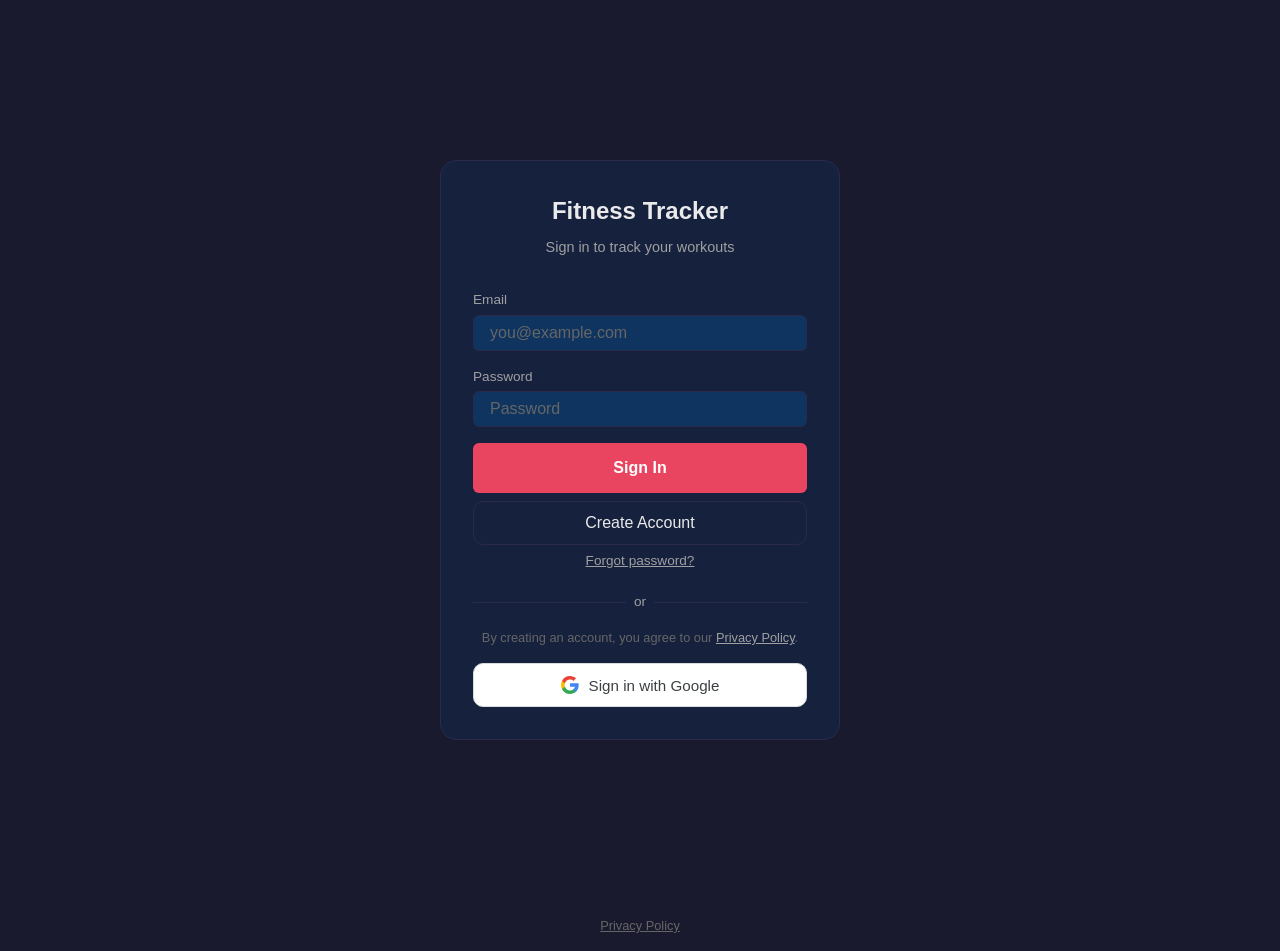
<file: index.html>
<!DOCTYPE html>
<html lang="en">
<head>
  <meta charset="UTF-8">
  <meta name="viewport" content="width=device-width, initial-scale=1.0, maximum-scale=1.0, user-scalable=no">
  <meta name="apple-mobile-web-app-capable" content="yes">
  <meta name="apple-mobile-web-app-status-bar-style" content="black-translucent">
  <meta name="apple-mobile-web-app-title" content="Fitness">
  <meta name="theme-color" content="#1a1a2e">
  <meta name="description" content="Track your workouts - strength, cardio, and classes">

  <title>Fitness Tracker</title>

  <link rel="manifest" href="manifest.json">
  <link rel="apple-touch-icon" href="icons/icon-192.png">
  <link rel="stylesheet" href="css/styles.css">
</head>
<body>
  <!-- Login Screen -->
  <div id="login-screen">
    <div class="login-card">
      <h1>Fitness Tracker</h1>
      <p class="login-subtitle">Sign in to track your workouts</p>

      <div id="login-error" class="login-error" style="display: none;"></div>

      <form id="login-form">
        <div class="form-group">
          <label for="auth-email">Email</label>
          <input type="email" id="auth-email" placeholder="you@example.com" required>
        </div>
        <div class="form-group">
          <label for="auth-password">Password</label>
          <input type="password" id="auth-password" placeholder="Password" required>
        </div>
        <button type="submit" id="signin-btn" class="btn-primary">Sign In</button>
        <button type="button" id="signup-btn" class="btn-secondary">Create Account</button>
        <button type="button" id="forgot-password-link" class="btn-text">Forgot password?</button>
      </form>

      <!-- Forgot password: enter email -->
      <div id="forgot-password-section" style="display:none;">
        <p style="color:var(--text-secondary);font-size:0.9rem;margin-bottom:16px;">Enter your email and we'll send you a reset link.</p>
        <div class="form-group">
          <label for="reset-email">Email</label>
          <input type="email" id="reset-email" placeholder="you@example.com">
        </div>
        <div id="reset-message" style="display:none;font-size:0.9rem;margin-bottom:12px;"></div>
        <button type="button" id="send-reset-btn" class="btn-primary">Send Reset Link</button>
        <button type="button" id="back-to-login-btn" class="btn-text">Back to Sign In</button>
      </div>

      <!-- Set new password: shown after clicking reset link in email -->
      <div id="set-password-section" style="display:none;">
        <p style="color:var(--text-secondary);font-size:0.9rem;margin-bottom:16px;">Enter your new password.</p>
        <div class="form-group">
          <label for="new-password">New Password</label>
          <input type="password" id="new-password" placeholder="At least 6 characters">
        </div>
        <div id="set-password-message" style="display:none;font-size:0.9rem;margin-bottom:12px;"></div>
        <button type="button" id="save-password-btn" class="btn-primary">Save Password</button>
      </div>

      <div class="login-divider"><span>or</span></div>

      <p class="login-privacy">By creating an account, you agree to our <a href="/privacy.html" target="_blank">Privacy Policy</a>.</p>

      <button type="button" id="google-btn" class="btn-google">
        <svg width="18" height="18" viewBox="0 0 18 18" xmlns="http://www.w3.org/2000/svg">
          <path d="M17.64 9.2c0-.637-.057-1.251-.164-1.84H9v3.481h4.844c-.209 1.125-.843 2.078-1.796 2.717v2.258h2.908c1.702-1.567 2.684-3.875 2.684-6.615z" fill="#4285F4"/>
          <path d="M9 18c2.43 0 4.467-.806 5.956-2.184l-2.908-2.258c-.806.54-1.837.86-3.048.86-2.344 0-4.328-1.584-5.036-3.711H.957v2.332A8.997 8.997 0 0 0 9 18z" fill="#34A853"/>
          <path d="M3.964 10.707A5.41 5.41 0 0 1 3.682 9c0-.593.102-1.17.282-1.707V4.961H.957A8.996 8.996 0 0 0 0 9c0 1.452.348 2.827.957 4.039l3.007-2.332z" fill="#FBBC05"/>
          <path d="M9 3.58c1.321 0 2.508.454 3.44 1.345l2.582-2.58C13.463.891 11.426 0 9 0A8.997 8.997 0 0 0 .957 4.961L3.964 7.293C4.672 5.163 6.656 3.58 9 3.58z" fill="#EA4335"/>
        </svg>
        Sign in with Google
      </button>
    </div>
  </div>

  <div id="app" style="display: none;">
    <!-- Header -->
    <header class="header">
      <h1>Fitness Tracker</h1>
      <div class="header-right">
        <input type="date" id="workout-date" class="date-picker">
        <button id="signout-btn" class="btn-signout" title="Sign Out">Sign Out</button>
      </div>
    </header>

    <!-- Streak Banner -->
    <div id="streak-banner" class="streak-banner" style="display:none;">
      🔥 <strong id="streak-count"></strong>-day streak — keep it up!
    </div>

    <!-- Top Navigation (logging tabs) -->
    <nav class="top-tabs">
      <button class="tab" data-tab="strength">Strength</button>
      <button class="tab" data-tab="cardio">Cardio</button>
      <button class="tab" data-tab="classes">Classes</button>
    </nav>

    <!-- Main Content -->
    <main class="content">
      <!-- Strength Training Section -->
      <section id="strength-section" class="section">
        <!-- Add Exercise Form -->
        <form id="add-exercise-form" class="add-form">
          <div class="form-group">
            <label for="exercise-name">Exercise</label>
            <input type="text" id="exercise-name" placeholder="Search exercises..." autocomplete="off" required>
            <ul id="exercise-suggestions" class="suggestions"></ul>
          </div>

          <div id="muscle-groups" class="muscle-groups"></div>

          <div id="muscle-selector" class="muscle-selector" style="display: none;">
            <label>Select muscle groups:</label>
            <div class="muscle-checkboxes">
              <label><input type="checkbox" value="chest"> Chest</label>
              <label><input type="checkbox" value="back"> Back</label>
              <label><input type="checkbox" value="shoulders"> Shoulders</label>
              <label><input type="checkbox" value="biceps"> Biceps</label>
              <label><input type="checkbox" value="triceps"> Triceps</label>
              <label><input type="checkbox" value="core"> Core</label>
              <label><input type="checkbox" value="abs"> Abs</label>
              <label><input type="checkbox" value="quads"> Quads</label>
              <label><input type="checkbox" value="hamstrings"> Hamstrings</label>
              <label><input type="checkbox" value="glutes"> Glutes</label>
              <label><input type="checkbox" value="calves"> Calves</label>
            </div>
          </div>

          <div id="sets-container"></div>
          <button type="button" id="add-set-btn" class="btn-add-set">+ Add Set</button>

          <div class="form-group">
            <label for="exercise-notes">Notes (optional)</label>
            <textarea id="exercise-notes" placeholder="Add notes about this exercise..." rows="2"></textarea>
          </div>

          <button type="submit" class="btn-primary">Add Exercise</button>
        </form>

        <!-- Today's Workout Log (All Activities) -->
        <div class="workout-log">
          <h2>Today's Workout</h2>
          <ul id="all-activities-list" class="exercise-list"></ul>
          <p id="all-empty-state" class="empty-state">No activities logged yet. Add your first exercise above!</p>
        </div>
      </section>

      <!-- Cardio Section -->
      <section id="cardio-section" class="section">
        <form id="add-cardio-form" class="add-form">
          <div class="form-group">
            <label for="cardio-type">Activity</label>
            <select id="cardio-type" required>
              <option value="">Select activity...</option>
              <option value="walking">Walking</option>
              <option value="biking">Biking</option>
              <option value="swimming">Swimming</option>
              <option value="running">Running</option>
              <option value="elliptical">Elliptical</option>
              <option value="stairmaster">Stairmaster</option>
              <option value="rowing">Rowing</option>
              <option value="other">Other</option>
            </select>
          </div>

          <div class="form-group" id="cardio-other-group" style="display:none;">
            <label for="cardio-other-name">Activity Name</label>
            <input type="text" id="cardio-other-name" placeholder="e.g. Jump Rope, Hiking..." autocomplete="off">
            <ul id="cardio-other-suggestions" class="suggestions"></ul>
          </div>

          <div class="form-group" id="bike-type-group" style="display: none;">
            <label for="bike-type">Bike Type</label>
            <select id="bike-type">
              <option value="road">Road Bike</option>
              <option value="mt">Mountain Bike</option>
              <option value="gravel">Gravel Bike</option>
            </select>
          </div>

          <div class="form-group" id="walk-run-companion-group" style="display: none;">
            <label for="walk-run-companion">With</label>
            <select id="walk-run-companion">
              <option value="alone">Alone</option>
              <option value="group">Group</option>
              <option value="with">With... (enter name)</option>
            </select>
            <input type="text" id="walk-run-companion-name" placeholder="Enter name..." style="display:none; margin-top:8px;">
          </div>

          <div class="form-row" id="bike-extra-group" style="display: none;">
            <div class="form-group">
              <label for="bike-difficulty">Effort</label>
              <select id="bike-difficulty">
                <option value="easy">Easy</option>
                <option value="medium" selected>Medium</option>
                <option value="hard">Hard</option>
              </select>
            </div>
            <div class="form-group">
              <label for="bike-companion">With</label>
              <select id="bike-companion">
                <option value="alone">Alone</option>
                <option value="group">Group</option>
                <option value="with">With... (enter name)</option>
              </select>
              <input type="text" id="bike-companion-name" placeholder="Enter name..." style="display:none; margin-top:8px;">
            </div>
          </div>

          <div class="form-row">
            <div class="form-group">
              <label for="cardio-duration">Duration (min)</label>
              <input type="number" id="cardio-duration" placeholder="30" min="1" value="30">
            </div>
            <div class="form-group">
              <label for="cardio-distance">Distance (mi)</label>
              <input type="number" id="cardio-distance" placeholder="0" min="0" step="any" value="0">
            </div>
          </div>

          <div class="form-group">
            <label for="cardio-notes">Notes (optional)</label>
            <textarea id="cardio-notes" placeholder="Add notes..." rows="2"></textarea>
          </div>

          <button type="submit" class="btn-primary">Add Cardio</button>
        </form>

        <div class="workout-log">
          <h2>Today's Cardio</h2>
          <ul id="cardio-list" class="exercise-list"></ul>
          <p id="cardio-empty-state" class="empty-state">No cardio logged yet.</p>
        </div>
      </section>

      <!-- Classes Section -->
      <section id="classes-section" class="section">
        <form id="add-class-form" class="add-form">
          <div class="form-group">
            <label for="class-name">Class Name</label>
            <input type="text" id="class-name" placeholder="Search or enter class name..." autocomplete="off" required>
            <ul id="class-suggestions" class="suggestions"></ul>
          </div>

          <div class="form-group">
            <label for="class-duration">Duration (min)</label>
            <input type="number" id="class-duration" placeholder="60" min="1" value="60">
          </div>

          <div class="form-group">
            <label for="class-notes">Notes (optional)</label>
            <textarea id="class-notes" placeholder="Add notes about this class..." rows="2"></textarea>
          </div>

          <button type="submit" class="btn-primary">Add Class</button>
        </form>

        <div class="workout-log">
          <h2>Today's Classes</h2>
          <ul id="class-list" class="exercise-list"></ul>
          <p id="class-empty-state" class="empty-state">No classes logged yet.</p>
        </div>
      </section>

      <!-- History Section -->
      <section id="history-section" class="section">
        <div id="history-list" class="history-list"></div>
        <p id="history-empty-state" class="empty-state" style="display:none;">No workout history yet.</p>
      </section>

      <!-- Goals Section -->
      <section id="goals-section" class="section active">

        <!-- Today's Goals (always expanded) -->
        <div class="goals-accordion-section">
          <div class="goals-accordion-header goals-accordion-static">
            <h2 class="goals-section-heading">Today's Goals</h2>
          </div>
          <div class="goals-accordion-body" id="today-goals-body">
            <div id="daily-goals-list"></div>
            <p id="daily-goals-empty-state" class="empty-state">No goals set for today.</p>
            <!-- Shared add form — JS moves this into Plan Tomorrow body in planning mode -->
            <div id="daily-add-form-wrapper">
              <button type="button" id="daily-goal-trigger" class="btn-add-inline">+ Add exercise</button>
              <div id="daily-goal-fields" style="display:none;">
                <div class="form-row" style="grid-template-columns: 2fr 1fr;">
                  <div class="form-group" style="margin-bottom:0;">
                    <label for="daily-goal-exercise">Exercise</label>
                    <input type="text" id="daily-goal-exercise" placeholder="e.g. Squats..." autocomplete="off">
                    <ul id="daily-goal-suggestions" class="suggestions"></ul>
                  </div>
                  <div class="form-group" style="margin-bottom:0;">
                    <label for="daily-goal-cutoff">By</label>
                    <input type="time" id="daily-goal-cutoff" value="21:00">
                  </div>
                </div>
                <div id="daily-target-sets-group" style="display:none; margin-top:var(--spacing-sm);">
                  <div class="sets-reps-row">
                    <input type="number" id="daily-target-sets" class="daily-target-input" placeholder="sets" min="1">
                    <span class="input-unit-label">sets of</span>
                    <input type="number" id="daily-target-reps" class="daily-target-input" placeholder="reps" min="1">
                    <span class="input-unit-label">reps</span>
                  </div>
                </div>
                <div id="daily-target-mins-group" style="display:none; margin-top:var(--spacing-sm);">
                  <div class="input-with-unit">
                    <input type="number" id="daily-target-mins" class="daily-target-input" placeholder="Target minutes (optional)" min="1">
                    <span class="input-unit-label">min</span>
                  </div>
                </div>
                <button type="button" id="add-daily-goal-btn" class="btn-primary" style="margin-top:var(--spacing-md); width:100%;">Add to Today</button>
              </div>
            </div>
          </div>
        </div>

        <!-- Plan Tomorrow (collapsible, auto-expands after 6 PM) -->
        <div class="goals-accordion-section">
          <button class="goals-accordion-header" id="plan-tomorrow-toggle" aria-expanded="false">
            <h2 class="goals-section-heading">Plan Tomorrow</h2>
            <div class="accordion-right">
              <span class="accordion-summary" id="plan-tomorrow-summary"></span>
              <span class="accordion-chevron" id="plan-tomorrow-chevron">›</span>
            </div>
          </button>
          <div class="goals-accordion-body" id="plan-tomorrow-body" style="display:none;">
            <div id="daily-plan-list"></div>
            <p id="daily-plan-empty-state" class="empty-state" style="display:none;">Plan tomorrow's workout tonight to wake up ready 💪</p>
            <!-- Static trigger shown during day mode; hidden when form wrapper is present (planning mode) -->
            <button type="button" id="plan-tomorrow-add-trigger" class="btn-add-inline" style="display:none;">+ Add for tomorrow</button>
            <!-- daily-add-form-wrapper is appended here by JS when in planning mode -->
          </div>
        </div>

        <!-- Weekly Goals (collapsible) -->
        <div class="goals-accordion-section" style="margin-top:var(--spacing-md);">
          <button class="goals-accordion-header" id="weekly-goals-toggle" aria-expanded="false">
            <h2 class="goals-section-heading">Weekly Goals</h2>
            <div class="accordion-right">
              <span class="accordion-summary" id="weekly-goals-summary"></span>
              <span class="accordion-chevron" id="weekly-goals-chevron">›</span>
            </div>
          </button>
          <div class="goals-accordion-body" id="weekly-goals-body" style="display:none;">
            <div id="goals-list"></div>
            <p id="goals-empty-state" class="empty-state">No goals set for this week.</p>
            <button type="button" id="weekly-goal-trigger" class="btn-add-inline">+ Add weekly goal</button>
            <div id="weekly-goal-fields" style="display:none;">
              <div class="form-group">
                <label for="goal-exercise">Exercise Name</label>
                <input type="text" id="goal-exercise" placeholder="e.g. Squats, Running..." autocomplete="off">
                <ul id="goal-exercise-suggestions" class="suggestions"></ul>
              </div>
              <div class="form-group">
                <label for="goal-days">Days per week</label>
                <select id="goal-days">
                  <option value="1">1 day</option>
                  <option value="2">2 days</option>
                  <option value="3" selected>3 days</option>
                  <option value="4">4 days</option>
                  <option value="5">5 days</option>
                  <option value="6">6 days</option>
                  <option value="7">7 days</option>
                </select>
              </div>
              <button type="button" id="add-goal-btn" class="btn-primary" style="width:100%;">Add Goal</button>
            </div>
          </div>
        </div>

      </section>

      <!-- Reports Section -->
      <section id="reports-section" class="section">
        <!-- Period toggle -->
        <div class="period-toggle">
          <button class="period-btn active" data-period="week">This Week</button>
          <button class="period-btn" data-period="month">This Month</button>
        </div>

        <!-- On-demand stats -->
        <div class="stat-card" id="stat-workout-days">
          <button class="stat-btn">Workout Days</button>
          <div class="stat-result" style="display:none"></div>
        </div>
        <div class="stat-card" id="stat-strength">
          <button class="stat-btn">Strength Training</button>
          <div class="stat-result" style="display:none"></div>
        </div>
        <div class="stat-card" id="stat-cardio">
          <button class="stat-btn">Cardio Minutes</button>
          <div class="stat-result" style="display:none"></div>
        </div>
        <div class="stat-card" id="stat-bike">
          <button class="stat-btn">Bike Miles</button>
          <div class="stat-result" style="display:none"></div>
        </div>
        <div class="stat-card" id="stat-classes">
          <button class="stat-btn">Classes</button>
          <div class="stat-result" style="display:none"></div>
        </div>

        <!-- Strength Progress Chart -->
        <div class="report-card">
          <h2>Strength Progress</h2>
          <div class="form-group">
            <label for="progress-exercise">Select Exercise</label>
            <select id="progress-exercise">
              <option value="">Choose an exercise...</option>
            </select>
          </div>
          <div id="progress-chart" class="progress-chart">
            <p class="empty-state">Select an exercise to see your progress</p>
          </div>
        </div>

        <!-- Data Export -->
        <div class="report-card">
          <h2>Export Data</h2>
          <p style="color: var(--text-secondary); font-size: 0.85rem; margin-bottom: 12px;">Download all your workout data as a CSV file, compatible with Excel and Google Sheets.</p>
          <button id="export-btn" class="btn-secondary" style="width: 100%;">Download CSV</button>
        </div>

        <!-- Database Check -->
        <div class="report-card">
          <h2>Database Check</h2>
          <p style="color: var(--text-secondary); font-size: 0.85rem; margin-bottom: 12px;">Verify what's actually saved in Supabase.</p>
          <button id="check-db-btn" class="btn-secondary" style="width: 100%;">Check Database</button>
          <div id="db-check-result" style="display: none; margin-top: 12px;"></div>
        </div>
      </section>
    </main>

    <!-- Bottom Navigation (Goals, History, Reports) -->
    <nav class="bottom-nav">
      <button class="tab bottom-nav-item active" data-tab="goals">
        <svg width="20" height="20" viewBox="0 0 24 24" fill="none" stroke="currentColor" stroke-width="2" stroke-linecap="round" stroke-linejoin="round" aria-hidden="true">
          <path d="M9 11l3 3L22 4"/>
          <path d="M21 12v7a2 2 0 01-2 2H5a2 2 0 01-2-2V5a2 2 0 012-2h11"/>
        </svg>
        <span>Goals</span>
      </button>
      <button class="tab bottom-nav-item" data-tab="history">
        <svg width="20" height="20" viewBox="0 0 24 24" fill="none" stroke="currentColor" stroke-width="2" stroke-linecap="round" stroke-linejoin="round" aria-hidden="true">
          <circle cx="12" cy="12" r="10"/>
          <polyline points="12 6 12 12 16 14"/>
        </svg>
        <span>History</span>
      </button>
      <button class="tab bottom-nav-item" data-tab="reports">
        <svg width="20" height="20" viewBox="0 0 24 24" fill="none" stroke="currentColor" stroke-width="2" stroke-linecap="round" stroke-linejoin="round" aria-hidden="true">
          <path d="M14 2H6a2 2 0 00-2 2v16a2 2 0 002 2h12a2 2 0 002-2V8z"/>
          <polyline points="14 2 14 8 20 8"/>
          <line x1="16" y1="13" x2="8" y2="13"/>
          <line x1="16" y1="17" x2="8" y2="17"/>
        </svg>
        <span>Reports</span>
      </button>
    </nav>
  </div>

  <!-- Edit Modal -->
  <div id="edit-modal" class="modal-overlay" style="display:none;" role="dialog" aria-modal="true">
    <div class="modal-card">
      <h2 id="edit-modal-title">Edit Entry</h2>
      <form id="edit-form">
        <input type="hidden" id="edit-id">
        <input type="hidden" id="edit-type">

        <!-- Strength fields -->
        <div id="edit-strength-fields" style="display:none;">
          <div id="edit-muscle-groups" class="muscle-groups"></div>
          <div id="edit-muscle-selector" class="muscle-selector" style="display:none;">
            <label>Select muscle groups:</label>
            <div class="muscle-checkboxes">
              <label><input type="checkbox" value="chest"> Chest</label>
              <label><input type="checkbox" value="back"> Back</label>
              <label><input type="checkbox" value="shoulders"> Shoulders</label>
              <label><input type="checkbox" value="biceps"> Biceps</label>
              <label><input type="checkbox" value="triceps"> Triceps</label>
              <label><input type="checkbox" value="core"> Core</label>
              <label><input type="checkbox" value="abs"> Abs</label>
              <label><input type="checkbox" value="quads"> Quads</label>
              <label><input type="checkbox" value="hamstrings"> Hamstrings</label>
              <label><input type="checkbox" value="glutes"> Glutes</label>
              <label><input type="checkbox" value="calves"> Calves</label>
            </div>
          </div>
          <div id="edit-sets-container"></div>
          <button type="button" id="edit-add-set-btn" class="btn-add-set">+ Add Set</button>
        </div>

        <!-- Bike-specific fields -->
        <div id="edit-bike-fields" style="display:none;">
          <div class="form-row">
            <div class="form-group">
              <label for="edit-bike-type">Bike Type</label>
              <select id="edit-bike-type">
                <option value="road">Road Bike</option>
                <option value="mt">Mountain Bike</option>
                <option value="gravel">Gravel Bike</option>
              </select>
            </div>
            <div class="form-group">
              <label for="edit-difficulty">Effort</label>
              <select id="edit-difficulty">
                <option value="easy">Easy</option>
                <option value="medium">Medium</option>
                <option value="hard">Hard</option>
              </select>
            </div>
          </div>
        </div>

        <!-- Companion (biking + walking + running) -->
        <div id="edit-companion-group" style="display:none;">
          <div class="form-group">
            <label for="edit-companion">With</label>
            <select id="edit-companion">
              <option value="Alone">Alone</option>
              <option value="Group">Group</option>
              <option value="with">With... (enter name)</option>
            </select>
            <input type="text" id="edit-companion-name" placeholder="Enter name..." style="display:none; margin-top:8px;">
          </div>
        </div>

        <!-- Duration (cardio + class) -->
        <div id="edit-duration-group" style="display:none;">
          <div class="form-group">
            <label for="edit-duration">Duration (min)</label>
            <input type="number" id="edit-duration" min="1">
          </div>
        </div>

        <!-- Distance (cardio only) -->
        <div id="edit-distance-group" style="display:none;">
          <div class="form-group">
            <label for="edit-distance">Distance (mi)</label>
            <input type="number" id="edit-distance" min="0" step="any">
          </div>
        </div>

        <div class="form-group">
          <label for="edit-notes">Notes</label>
          <textarea id="edit-notes" rows="2" placeholder="Notes..."></textarea>
        </div>

        <div class="modal-actions">
          <button type="button" id="edit-cancel-btn" class="btn-secondary">Cancel</button>
          <button type="submit" class="btn-primary">Save</button>
        </div>
      </form>
    </div>
  </div>

  <!-- Privacy footer -->
  <footer style="text-align:center;padding:16px;font-size:0.8rem;">
    <a href="/privacy.html" target="_blank" style="color:var(--text-muted);text-decoration:underline;">Privacy Policy</a>
  </footer>

  <!-- Scripts -->
  <script src="js/exercises.js"></script>
  <script src="js/db.js"></script>
  <script src="js/ui.js"></script>
  <script src="js/app.js"></script>

  <!-- Register Service Worker -->
  <script>
    if ('serviceWorker' in navigator) {
      window.addEventListener('load', () => {
        navigator.serviceWorker.register('/sw.js')
          .then((registration) => {
            console.log('SW registered:', registration.scope);
          })
          .catch((error) => {
            console.log('SW registration failed:', error);
          });
      });
    }
  </script>
</body>
</html>
</file>
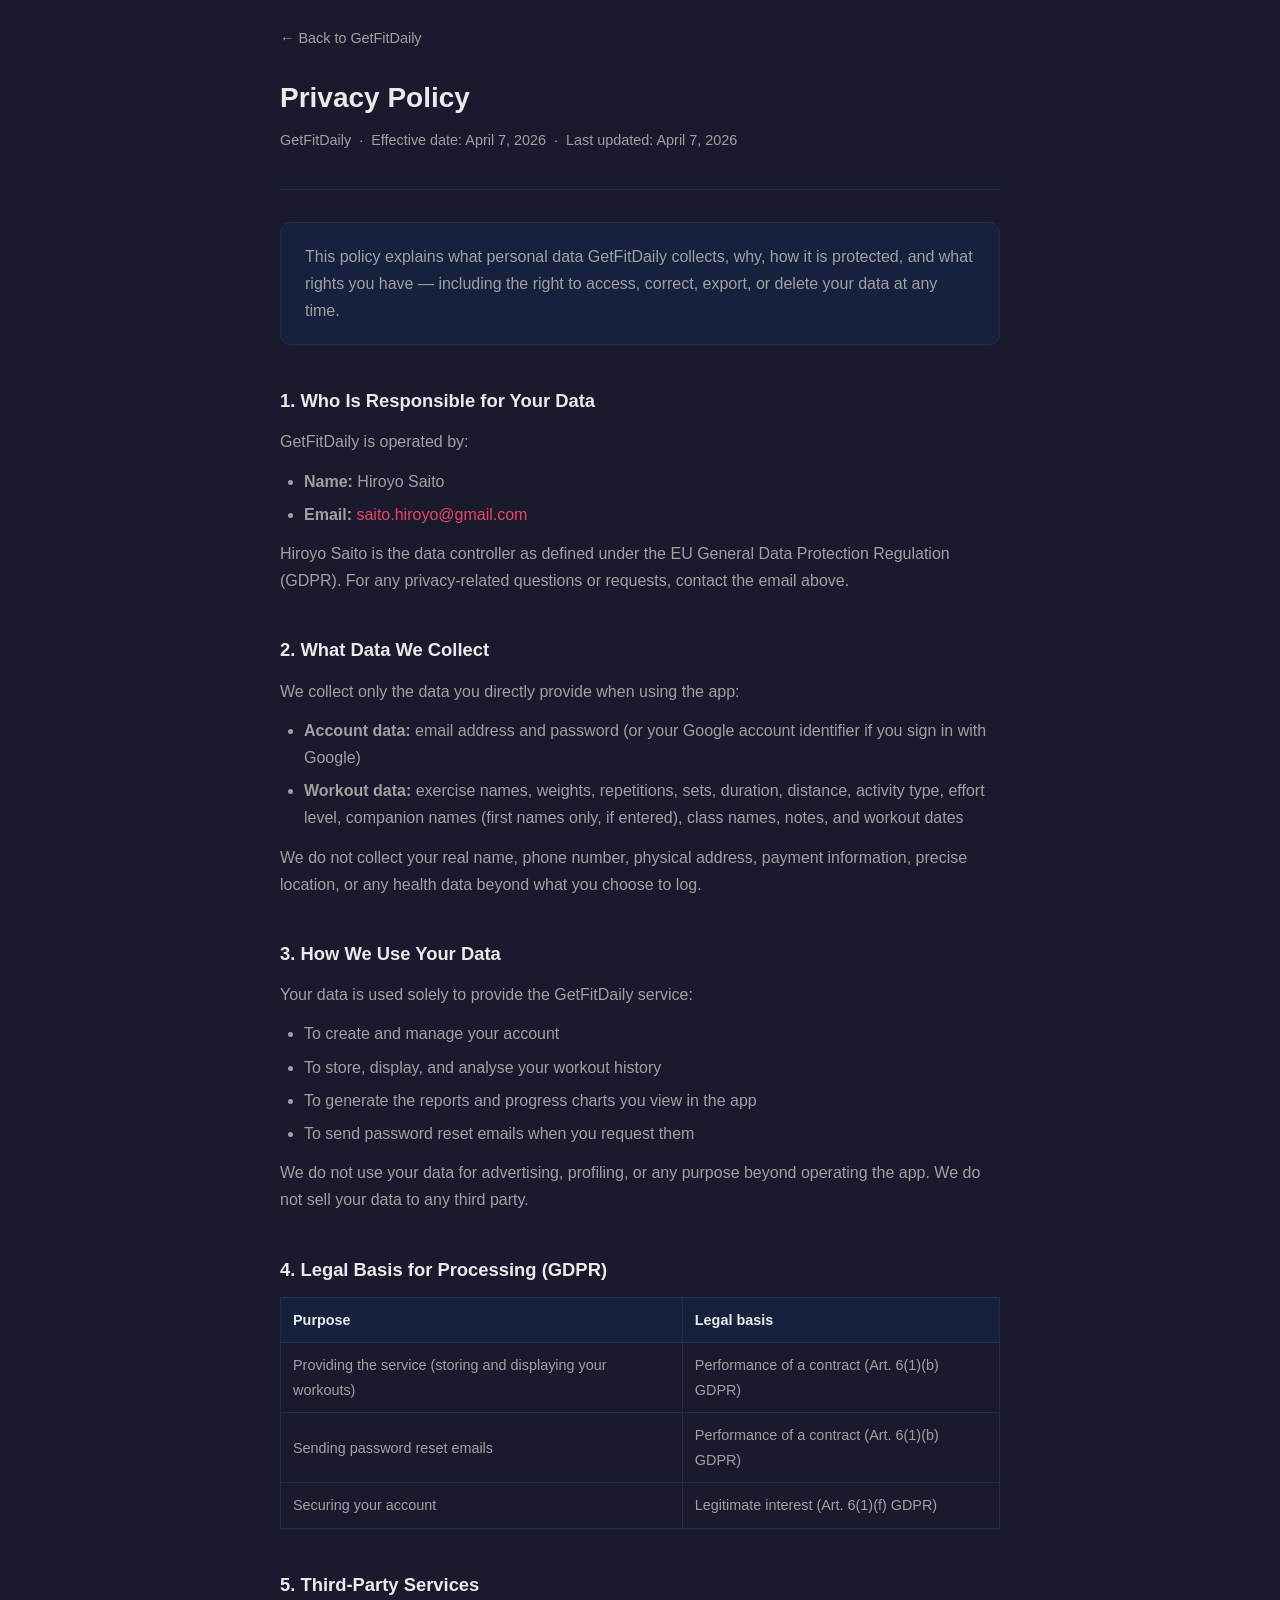
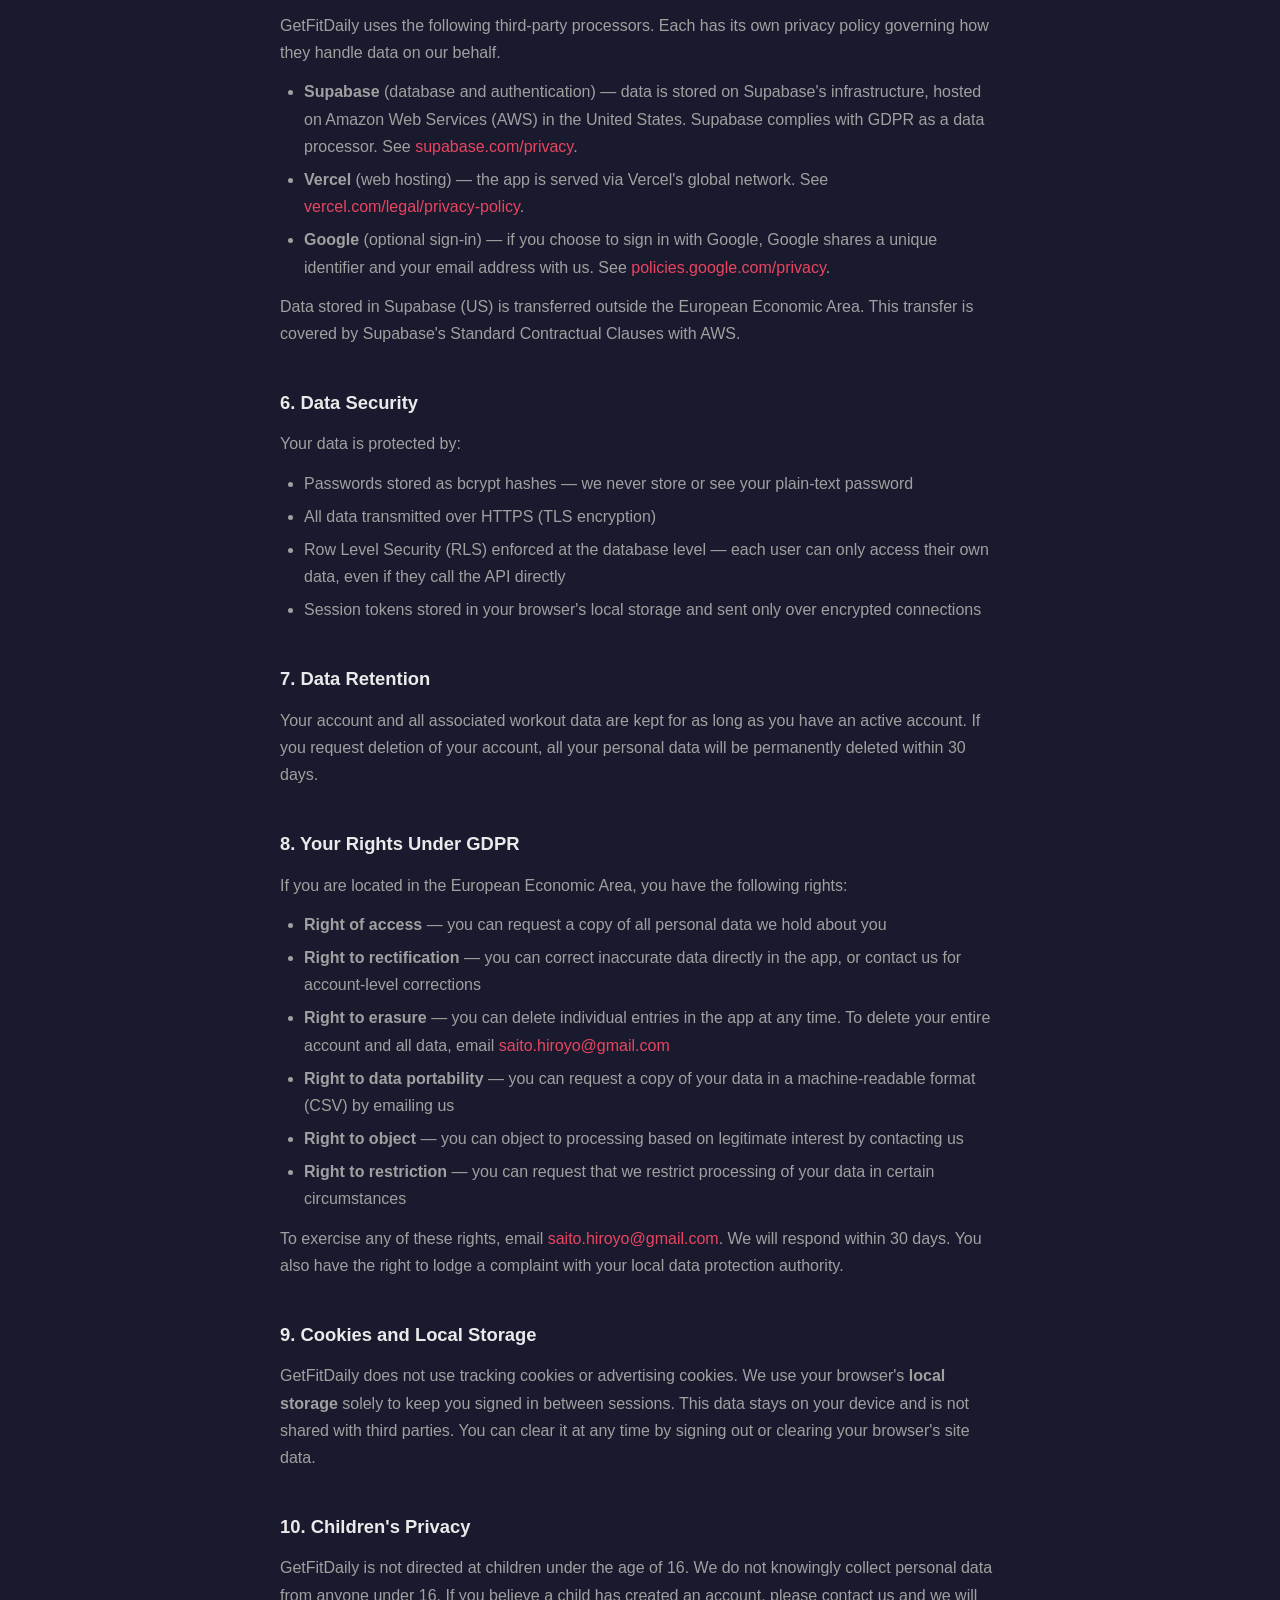
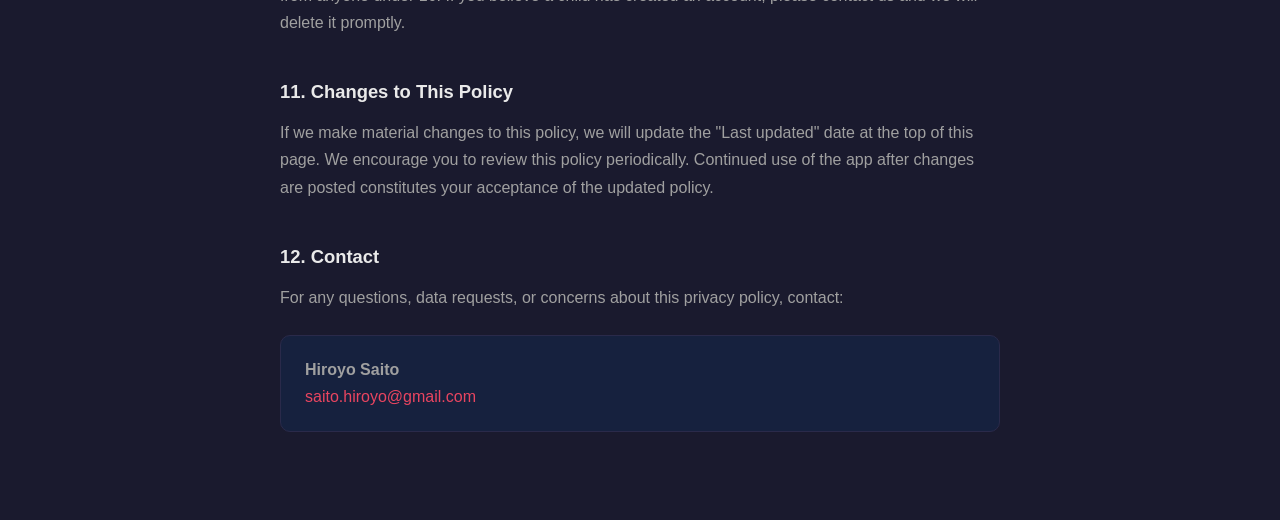
<file: privacy.html>
<!DOCTYPE html>
<html lang="en">
<head>
  <meta charset="UTF-8">
  <meta name="viewport" content="width=device-width, initial-scale=1.0">
  <title>Privacy Policy — GetFitDaily</title>
  <style>
    :root {
      --bg-primary: #1a1a2e;
      --bg-secondary: #16213e;
      --text-primary: #eaeaea;
      --text-secondary: #a0a0a0;
      --accent: #e94560;
      --border: #2a2a4a;
    }

    *, *::before, *::after { box-sizing: border-box; margin: 0; padding: 0; }

    body {
      font-family: -apple-system, BlinkMacSystemFont, 'Segoe UI', Roboto, sans-serif;
      background: var(--bg-primary);
      color: var(--text-primary);
      line-height: 1.7;
      padding: 24px 16px 64px;
    }

    .container {
      max-width: 720px;
      margin: 0 auto;
    }

    header {
      border-bottom: 1px solid var(--border);
      padding-bottom: 24px;
      margin-bottom: 32px;
    }

    header h1 {
      font-size: 1.75rem;
      font-weight: 700;
      margin-bottom: 6px;
    }

    .meta {
      color: var(--text-secondary);
      font-size: 0.9rem;
    }

    h2 {
      font-size: 1.15rem;
      font-weight: 600;
      margin-top: 40px;
      margin-bottom: 12px;
      color: var(--text-primary);
    }

    p {
      color: var(--text-secondary);
      margin-bottom: 12px;
    }

    ul {
      color: var(--text-secondary);
      padding-left: 24px;
      margin-bottom: 12px;
    }

    li {
      margin-bottom: 6px;
    }

    a {
      color: var(--accent);
      text-decoration: none;
    }

    a:hover { text-decoration: underline; }

    .highlight-box {
      background: var(--bg-secondary);
      border: 1px solid var(--border);
      border-radius: 10px;
      padding: 20px 24px;
      margin: 24px 0;
    }

    .highlight-box p {
      margin-bottom: 0;
    }

    .back-link {
      display: inline-block;
      color: var(--text-secondary);
      font-size: 0.9rem;
      margin-bottom: 24px;
      text-decoration: none;
    }

    .back-link:hover { color: var(--text-primary); }

    table {
      width: 100%;
      border-collapse: collapse;
      margin-bottom: 12px;
      font-size: 0.9rem;
    }

    th, td {
      text-align: left;
      padding: 10px 12px;
      border: 1px solid var(--border);
      color: var(--text-secondary);
    }

    th {
      background: var(--bg-secondary);
      color: var(--text-primary);
      font-weight: 600;
    }
  </style>
</head>
<body>
  <div class="container">
    <a href="/" class="back-link">← Back to GetFitDaily</a>

    <header>
      <h1>Privacy Policy</h1>
      <p class="meta">GetFitDaily &nbsp;·&nbsp; Effective date: April 7, 2026 &nbsp;·&nbsp; Last updated: April 7, 2026</p>
    </header>

    <div class="highlight-box">
      <p>This policy explains what personal data GetFitDaily collects, why, how it is protected, and what rights you have — including the right to access, correct, export, or delete your data at any time.</p>
    </div>

    <h2>1. Who Is Responsible for Your Data</h2>
    <p>GetFitDaily is operated by:</p>
    <ul>
      <li><strong>Name:</strong> Hiroyo Saito</li>
      <li><strong>Email:</strong> <a href="mailto:saito.hiroyo@gmail.com">saito.hiroyo@gmail.com</a></li>
    </ul>
    <p>Hiroyo Saito is the data controller as defined under the EU General Data Protection Regulation (GDPR). For any privacy-related questions or requests, contact the email above.</p>

    <h2>2. What Data We Collect</h2>
    <p>We collect only the data you directly provide when using the app:</p>
    <ul>
      <li><strong>Account data:</strong> email address and password (or your Google account identifier if you sign in with Google)</li>
      <li><strong>Workout data:</strong> exercise names, weights, repetitions, sets, duration, distance, activity type, effort level, companion names (first names only, if entered), class names, notes, and workout dates</li>
    </ul>
    <p>We do not collect your real name, phone number, physical address, payment information, precise location, or any health data beyond what you choose to log.</p>

    <h2>3. How We Use Your Data</h2>
    <p>Your data is used solely to provide the GetFitDaily service:</p>
    <ul>
      <li>To create and manage your account</li>
      <li>To store, display, and analyse your workout history</li>
      <li>To generate the reports and progress charts you view in the app</li>
      <li>To send password reset emails when you request them</li>
    </ul>
    <p>We do not use your data for advertising, profiling, or any purpose beyond operating the app. We do not sell your data to any third party.</p>

    <h2>4. Legal Basis for Processing (GDPR)</h2>
    <table>
      <thead>
        <tr><th>Purpose</th><th>Legal basis</th></tr>
      </thead>
      <tbody>
        <tr><td>Providing the service (storing and displaying your workouts)</td><td>Performance of a contract (Art. 6(1)(b) GDPR)</td></tr>
        <tr><td>Sending password reset emails</td><td>Performance of a contract (Art. 6(1)(b) GDPR)</td></tr>
        <tr><td>Securing your account</td><td>Legitimate interest (Art. 6(1)(f) GDPR)</td></tr>
      </tbody>
    </table>

    <h2>5. Third-Party Services</h2>
    <p>GetFitDaily uses the following third-party processors. Each has its own privacy policy governing how they handle data on our behalf.</p>
    <ul>
      <li><strong>Supabase</strong> (database and authentication) — data is stored on Supabase's infrastructure, hosted on Amazon Web Services (AWS) in the United States. Supabase complies with GDPR as a data processor. See <a href="https://supabase.com/privacy" target="_blank" rel="noopener">supabase.com/privacy</a>.</li>
      <li><strong>Vercel</strong> (web hosting) — the app is served via Vercel's global network. See <a href="https://vercel.com/legal/privacy-policy" target="_blank" rel="noopener">vercel.com/legal/privacy-policy</a>.</li>
      <li><strong>Google</strong> (optional sign-in) — if you choose to sign in with Google, Google shares a unique identifier and your email address with us. See <a href="https://policies.google.com/privacy" target="_blank" rel="noopener">policies.google.com/privacy</a>.</li>
    </ul>
    <p>Data stored in Supabase (US) is transferred outside the European Economic Area. This transfer is covered by Supabase's Standard Contractual Clauses with AWS.</p>

    <h2>6. Data Security</h2>
    <p>Your data is protected by:</p>
    <ul>
      <li>Passwords stored as bcrypt hashes — we never store or see your plain-text password</li>
      <li>All data transmitted over HTTPS (TLS encryption)</li>
      <li>Row Level Security (RLS) enforced at the database level — each user can only access their own data, even if they call the API directly</li>
      <li>Session tokens stored in your browser's local storage and sent only over encrypted connections</li>
    </ul>

    <h2>7. Data Retention</h2>
    <p>Your account and all associated workout data are kept for as long as you have an active account. If you request deletion of your account, all your personal data will be permanently deleted within 30 days.</p>

    <h2>8. Your Rights Under GDPR</h2>
    <p>If you are located in the European Economic Area, you have the following rights:</p>
    <ul>
      <li><strong>Right of access</strong> — you can request a copy of all personal data we hold about you</li>
      <li><strong>Right to rectification</strong> — you can correct inaccurate data directly in the app, or contact us for account-level corrections</li>
      <li><strong>Right to erasure</strong> — you can delete individual entries in the app at any time. To delete your entire account and all data, email <a href="mailto:saito.hiroyo@gmail.com">saito.hiroyo@gmail.com</a></li>
      <li><strong>Right to data portability</strong> — you can request a copy of your data in a machine-readable format (CSV) by emailing us</li>
      <li><strong>Right to object</strong> — you can object to processing based on legitimate interest by contacting us</li>
      <li><strong>Right to restriction</strong> — you can request that we restrict processing of your data in certain circumstances</li>
    </ul>
    <p>To exercise any of these rights, email <a href="mailto:saito.hiroyo@gmail.com">saito.hiroyo@gmail.com</a>. We will respond within 30 days. You also have the right to lodge a complaint with your local data protection authority.</p>

    <h2>9. Cookies and Local Storage</h2>
    <p>GetFitDaily does not use tracking cookies or advertising cookies. We use your browser's <strong>local storage</strong> solely to keep you signed in between sessions. This data stays on your device and is not shared with third parties. You can clear it at any time by signing out or clearing your browser's site data.</p>

    <h2>10. Children's Privacy</h2>
    <p>GetFitDaily is not directed at children under the age of 16. We do not knowingly collect personal data from anyone under 16. If you believe a child has created an account, please contact us and we will delete it promptly.</p>

    <h2>11. Changes to This Policy</h2>
    <p>If we make material changes to this policy, we will update the "Last updated" date at the top of this page. We encourage you to review this policy periodically. Continued use of the app after changes are posted constitutes your acceptance of the updated policy.</p>

    <h2>12. Contact</h2>
    <p>For any questions, data requests, or concerns about this privacy policy, contact:</p>
    <div class="highlight-box">
      <p><strong>Hiroyo Saito</strong><br>
      <a href="mailto:saito.hiroyo@gmail.com">saito.hiroyo@gmail.com</a></p>
    </div>
  </div>
</body>
</html>
</file>
<file: css/styles.css>
/* Fitness Tracker PWA - Dark Theme Styles */

:root {
  /* Dark theme colors */
  --bg-primary: #1a1a2e;
  --bg-secondary: #16213e;
  --bg-tertiary: #0f3460;
  --text-primary: #eaeaea;
  --text-secondary: #a0a0a0;
  --text-muted: #666;
  --accent: #e94560;
  --accent-hover: #ff6b6b;
  --success: #2ecc71;
  --border: #2a2a4a;
  --shadow: rgba(0, 0, 0, 0.3);

  /* Spacing */
  --spacing-xs: 4px;
  --spacing-sm: 8px;
  --spacing-md: 16px;
  --spacing-lg: 24px;
  --spacing-xl: 32px;

  /* Border radius */
  --radius-sm: 6px;
  --radius-md: 10px;
  --radius-lg: 16px;

  /* Safe areas for iPhone */
  --safe-top: env(safe-area-inset-top);
  --safe-bottom: env(safe-area-inset-bottom);
}

/* Reset & Base */
*, *::before, *::after {
  box-sizing: border-box;
  margin: 0;
  padding: 0;
}

html {
  font-size: 16px;
  -webkit-text-size-adjust: 100%;
}

body {
  font-family: -apple-system, BlinkMacSystemFont, 'Segoe UI', Roboto, Oxygen, Ubuntu, sans-serif;
  background-color: var(--bg-primary);
  color: var(--text-primary);
  line-height: 1.5;
  min-height: 100vh;
  min-height: -webkit-fill-available;
  overflow-x: hidden;
  padding-top: var(--safe-top);
  padding-bottom: var(--safe-bottom);
}

#app {
  max-width: 600px;
  margin: 0 auto;
  min-height: 100vh;
  display: flex;
  flex-direction: column;
}

/* Header */
.header {
  background: var(--bg-secondary);
  padding: var(--spacing-md);
  display: flex;
  justify-content: space-between;
  align-items: center;
  border-bottom: 1px solid var(--border);
  position: sticky;
  top: 0;
  z-index: 100;
}

.header h1 {
  font-size: 1.25rem;
  font-weight: 600;
  color: var(--text-primary);
}

.date-picker {
  background: var(--bg-tertiary);
  border: 1px solid var(--border);
  border-radius: var(--radius-sm);
  color: var(--text-primary);
  padding: var(--spacing-sm) var(--spacing-md);
  font-size: 0.9rem;
  cursor: pointer;
}

.date-picker::-webkit-calendar-picker-indicator {
  filter: invert(1);
}

/* Top Navigation (Strength, Cardio, Classes) */
.top-tabs {
  display: flex;
  background: var(--bg-secondary);
  padding: var(--spacing-sm);
  gap: var(--spacing-sm);
  border-bottom: 1px solid var(--border);
}

.tab {
  background: transparent;
  border: none;
  color: var(--text-secondary);
  font-size: 0.9rem;
  font-weight: 500;
  cursor: pointer;
  border-radius: var(--radius-sm);
  transition: all 0.2s ease;
}

.tab:disabled {
  opacity: 0.4;
  cursor: not-allowed;
}

.top-tabs .tab {
  flex: 1;
  padding: var(--spacing-sm) var(--spacing-md);
}

.top-tabs .tab.active {
  background: var(--accent);
  color: white;
}

.top-tabs .tab:not(:disabled):not(.active):hover {
  background: var(--bg-tertiary);
}

/* Bottom Navigation (Goals, History, Reports) */
.bottom-nav {
  position: fixed;
  bottom: 0;
  left: 0;
  right: 0;
  max-width: 600px;
  margin: 0 auto;
  background: var(--bg-secondary);
  border-top: 1px solid var(--border);
  display: flex;
  z-index: 200;
  padding-bottom: var(--safe-bottom);
}

.bottom-nav-item {
  flex: 1;
  display: flex;
  flex-direction: column;
  align-items: center;
  justify-content: center;
  gap: 3px;
  padding: 10px var(--spacing-sm);
  color: var(--text-muted);
  font-size: 0.7rem;
  font-weight: 500;
}

.bottom-nav-item.active {
  color: var(--accent);
}

.bottom-nav-item:not(.active):hover {
  color: var(--text-secondary);
}

/* Main Content */
.content {
  flex: 1;
  padding: var(--spacing-md);
  padding-bottom: calc(56px + var(--spacing-md) + var(--safe-bottom));
  overflow-y: auto;
}

.section {
  display: none;
}

.section.active {
  display: block;
}

/* Add Exercise Form */
.add-form {
  background: var(--bg-secondary);
  border-radius: var(--radius-md);
  padding: var(--spacing-md);
  margin-bottom: var(--spacing-lg);
}

.form-group {
  margin-bottom: var(--spacing-md);
  position: relative;
}

.form-group label {
  display: block;
  font-size: 0.85rem;
  color: var(--text-secondary);
  margin-bottom: var(--spacing-xs);
}

.form-group input {
  width: 100%;
  background: var(--bg-tertiary);
  border: 1px solid var(--border);
  border-radius: var(--radius-sm);
  color: var(--text-primary);
  padding: var(--spacing-sm) var(--spacing-md);
  font-size: 1rem;
  transition: border-color 0.2s;
}

.form-group input:focus,
.form-group textarea:focus {
  outline: none;
  border-color: var(--accent);
}

.form-group textarea {
  width: 100%;
  background: var(--bg-tertiary);
  border: 1px solid var(--border);
  border-radius: var(--radius-sm);
  color: var(--text-primary);
  padding: var(--spacing-sm) var(--spacing-md);
  font-size: 1rem;
  font-family: inherit;
  resize: vertical;
  min-height: 60px;
}

.form-group textarea::placeholder {
  color: var(--text-muted);
}

.form-group select {
  width: 100%;
  background: var(--bg-tertiary);
  border: 1px solid var(--border);
  border-radius: var(--radius-sm);
  color: var(--text-primary);
  padding: var(--spacing-sm) var(--spacing-md);
  font-size: 1rem;
  cursor: pointer;
  appearance: none;
  background-image: url("data:image/svg+xml,%3Csvg xmlns='http://www.w3.org/2000/svg' width='12' height='12' viewBox='0 0 12 12'%3E%3Cpath fill='%23a0a0a0' d='M6 8L1 3h10z'/%3E%3C/svg%3E");
  background-repeat: no-repeat;
  background-position: right 12px center;
}

.form-group select:focus {
  outline: none;
  border-color: var(--accent);
}

.form-group select option {
  background: var(--bg-secondary);
  color: var(--text-primary);
}

.form-group input::placeholder {
  color: var(--text-muted);
}

.form-row {
  display: grid;
  grid-template-columns: repeat(3, 1fr);
  gap: var(--spacing-md);
}

/* Suggestions dropdown */
.suggestions {
  position: absolute;
  top: 100%;
  left: 0;
  right: 0;
  background: var(--bg-tertiary);
  border: 1px solid var(--border);
  border-radius: var(--radius-sm);
  list-style: none;
  max-height: 200px;
  overflow-y: auto;
  z-index: 50;
  display: none;
}

.suggestions.active {
  display: block;
}

.suggestions li {
  padding: var(--spacing-sm) var(--spacing-md);
  cursor: pointer;
  border-bottom: 1px solid var(--border);
}

.suggestions li:last-child {
  border-bottom: none;
}

.suggestions li:hover,
.suggestions li.selected {
  background: var(--bg-secondary);
}

/* Muscle Groups Tags */
.muscle-groups {
  display: flex;
  flex-wrap: wrap;
  gap: var(--spacing-xs);
  margin-bottom: var(--spacing-md);
  min-height: 28px;
}

/* Muscle Selector for custom exercises */
.muscle-selector {
  background: var(--bg-tertiary);
  border-radius: var(--radius-sm);
  padding: var(--spacing-md);
  margin-bottom: var(--spacing-md);
}

.muscle-selector > label {
  display: block;
  font-size: 0.85rem;
  color: var(--text-secondary);
  margin-bottom: var(--spacing-sm);
}

.muscle-checkboxes {
  display: flex;
  flex-wrap: wrap;
  gap: var(--spacing-sm);
}

.muscle-checkboxes label {
  display: flex;
  align-items: center;
  gap: var(--spacing-xs);
  font-size: 0.85rem;
  color: var(--text-primary);
  cursor: pointer;
}

.muscle-checkboxes input[type="checkbox"] {
  width: 16px;
  height: 16px;
  accent-color: var(--accent);
}

.muscle-tag {
  display: inline-block;
  padding: var(--spacing-xs) var(--spacing-sm);
  border-radius: var(--radius-sm);
  font-size: 0.75rem;
  font-weight: 500;
  color: white;
}

/* Image Upload */
.image-upload {
  position: relative;
}

.image-upload input[type="file"] {
  width: 100%;
  background: var(--bg-tertiary);
  border: 1px solid var(--border);
  border-radius: var(--radius-sm);
  color: var(--text-primary);
  padding: var(--spacing-sm) var(--spacing-md);
  font-size: 0.9rem;
  cursor: pointer;
}

.image-upload input[type="file"]::file-selector-button {
  background: var(--accent);
  border: none;
  color: white;
  padding: var(--spacing-sm) var(--spacing-md);
  border-radius: var(--radius-sm);
  margin-right: var(--spacing-sm);
  cursor: pointer;
}

.image-preview {
  margin-top: var(--spacing-sm);
  display: none;
}

.image-preview.has-image {
  display: flex !important;
  flex-direction: row !important;
  flex-wrap: wrap;
  gap: var(--spacing-sm);
}

.image-preview img {
  width: 120px;
  height: 120px;
  border-radius: var(--radius-sm);
  object-fit: cover;
  display: inline-block;
}

.image-preview .remove-image {
  position: absolute;
  top: var(--spacing-xs);
  right: var(--spacing-xs);
  background: var(--accent);
  border: none;
  color: white;
  width: 24px;
  height: 24px;
  border-radius: 50%;
  cursor: pointer;
  font-size: 14px;
  line-height: 1;
}

/* Exercise item images */
.exercise-images {
  display: flex;
  gap: var(--spacing-sm);
  flex-shrink: 0;
}

.exercise-image {
  width: 60px;
  height: 60px;
  border-radius: var(--radius-sm);
  object-fit: cover;
}

/* Primary Button */
.btn-primary {
  width: 100%;
  background: var(--accent);
  border: none;
  color: white;
  padding: var(--spacing-md);
  font-size: 1rem;
  font-weight: 600;
  border-radius: var(--radius-sm);
  cursor: pointer;
  transition: background-color 0.2s;
  -webkit-tap-highlight-color: transparent;
}

.btn-primary:hover {
  background: var(--accent-hover);
}

.btn-primary:active {
  transform: scale(0.98);
}

/* Workout Log */
.workout-log {
  margin-top: var(--spacing-md);
}

.workout-log h2 {
  font-size: 1rem;
  color: var(--text-secondary);
  margin-bottom: var(--spacing-md);
}

.exercise-list {
  list-style: none;
}

.exercise-item {
  background: var(--bg-secondary);
  border-radius: var(--radius-md);
  padding: var(--spacing-md);
  margin-bottom: var(--spacing-sm);
  display: flex;
  align-items: flex-start;
  gap: var(--spacing-md);
}

.exercise-info {
  flex: 1;
}

.exercise-name {
  font-weight: 600;
  margin-bottom: var(--spacing-xs);
}

.exercise-details {
  font-size: 0.9rem;
  color: var(--text-secondary);
  margin-bottom: var(--spacing-sm);
}

.exercise-muscles {
  display: flex;
  flex-wrap: wrap;
  gap: var(--spacing-xs);
}

.exercise-notes {
  font-size: 0.85rem;
  color: var(--text-secondary);
  margin-top: var(--spacing-sm);
  font-style: italic;
}

.activity-type-badge {
  display: inline-block;
  font-size: 0.65rem;
  font-weight: 600;
  text-transform: uppercase;
  padding: 2px 6px;
  border-radius: 4px;
  margin-bottom: var(--spacing-xs);
  background: var(--bg-tertiary);
  color: var(--text-secondary);
}

.exercise-actions {
  display: flex;
  gap: var(--spacing-xs);
}

.btn-icon {
  background: var(--bg-tertiary);
  border: none;
  color: var(--text-secondary);
  width: 44px;
  height: 44px;
  border-radius: var(--radius-sm);
  cursor: pointer;
  display: flex;
  align-items: center;
  justify-content: center;
  transition: all 0.2s;
  font-size: 1.1rem;
}

.btn-icon:hover {
  background: var(--border);
  color: var(--text-primary);
}

.btn-icon.add-set {
  font-size: 0.8rem;
  font-weight: 600;
}

.btn-icon.add-set:hover {
  background: var(--success);
  color: white;
}

.btn-icon.delete,
.btn-icon.remove-set {
  font-size: 1.4rem;
  color: var(--text-primary);
}

.btn-icon.delete:hover,
.btn-icon.remove-set:hover {
  background: var(--accent);
  color: white;
}

.btn-icon.edit:hover {
  background: #2980b9;
  color: white;
}

/* Edit Modal */
.modal-overlay {
  position: fixed;
  inset: 0;
  background: rgba(0, 0, 0, 0.75);
  display: flex;
  align-items: center;
  justify-content: center;
  z-index: 500;
  padding: var(--spacing-md);
}

.modal-card {
  background: var(--bg-secondary);
  border-radius: var(--radius-lg);
  padding: var(--spacing-lg);
  width: 100%;
  max-width: 480px;
  border: 1px solid var(--border);
}

.modal-card h2 {
  margin-bottom: var(--spacing-md);
  font-size: 1.1rem;
  font-weight: 600;
}

.modal-actions {
  display: flex;
  gap: var(--spacing-sm);
  margin-top: var(--spacing-md);
}

.modal-actions .btn-primary,
.modal-actions .btn-secondary {
  flex: 1;
}

/* Empty State */
.empty-state {
  text-align: center;
  color: var(--text-muted);
  padding: var(--spacing-xl);
  font-size: 0.9rem;
}

/* Coming Soon */
.coming-soon {
  text-align: center;
  color: var(--text-muted);
  padding: var(--spacing-xl);
}

/* Reports */
.period-toggle {
  display: flex;
  gap: var(--spacing-sm);
  margin-bottom: var(--spacing-md);
}

.period-btn {
  flex: 1;
  padding: var(--spacing-sm) var(--spacing-md);
  background: var(--bg-secondary);
  border: 1px solid var(--border);
  border-radius: var(--radius-sm);
  color: var(--text-secondary);
  font-size: 0.95rem;
  font-weight: 500;
  cursor: pointer;
}

.period-btn.active {
  background: var(--accent);
  border-color: var(--accent);
  color: white;
}

.stat-card {
  background: var(--bg-secondary);
  border-radius: var(--radius-md);
  margin-bottom: var(--spacing-sm);
  overflow: hidden;
}

.stat-btn {
  width: 100%;
  padding: var(--spacing-md);
  background: transparent;
  border: none;
  color: var(--text-primary);
  font-size: 1rem;
  font-weight: 500;
  text-align: left;
  cursor: pointer;
  display: flex;
  justify-content: space-between;
  align-items: center;
}

.stat-btn::after {
  content: '›';
  color: var(--text-secondary);
  font-size: 1.4rem;
  line-height: 1;
}

.stat-btn.open::after {
  content: '⌄';
  font-size: 1rem;
}

.stat-result {
  padding: 0 var(--spacing-md) var(--spacing-md);
  border-top: 1px solid var(--border);
  padding-top: var(--spacing-sm);
}

.stat-number {
  font-size: 2.2rem;
  font-weight: 700;
  color: var(--accent);
  display: block;
  margin-bottom: var(--spacing-sm);
}

.stat-breakdown {
  display: flex;
  flex-direction: column;
  gap: 2px;
}

.stat-row {
  display: flex;
  justify-content: space-between;
  font-size: 0.85rem;
  padding: 5px 0;
  border-bottom: 1px solid var(--border);
  color: var(--text-secondary);
}

.stat-row:last-child {
  border-bottom: none;
}

.stat-row-value {
  font-weight: 600;
  color: var(--text-primary);
}

.report-card {
  background: var(--bg-secondary);
  border-radius: var(--radius-md);
  padding: var(--spacing-md);
  margin-bottom: var(--spacing-md);
}

.report-card h2 {
  font-size: 1rem;
  color: var(--text-primary);
  margin-bottom: var(--spacing-md);
}

/* Database Check */
.db-check-total {
  color: var(--success);
  font-size: 0.9rem;
  margin-bottom: 10px;
}

.db-check-empty {
  color: var(--text-secondary);
  font-size: 0.9rem;
}

.db-check-error {
  color: var(--accent);
  font-size: 0.9rem;
  word-break: break-word;
}

.db-check-table {
  width: 100%;
  border-collapse: collapse;
  font-size: 0.85rem;
}

.db-check-table th {
  text-align: left;
  color: var(--text-secondary);
  padding: 4px 8px 4px 0;
  border-bottom: 1px solid var(--border);
}

.db-check-table td {
  padding: 5px 8px 5px 0;
  border-bottom: 1px solid var(--border);
  color: var(--text-primary);
}

.db-check-table tr:last-child td {
  border-bottom: none;
}

/* Progress Chart */
.progress-chart {
  position: relative;
}

.progress-list {
  display: flex;
  flex-direction: column;
  gap: var(--spacing-xs);
}

.progress-list-row {
  display: flex;
  justify-content: space-between;
  padding: var(--spacing-xs) var(--spacing-sm);
  border-bottom: 1px solid var(--border);
  font-size: 0.9rem;
}

.progress-list-date {
  color: var(--text-secondary);
}

.progress-list-weight {
  font-weight: 600;
  color: var(--text-primary);
}

/* Responsive adjustments */
@media (max-width: 400px) {
  .form-row {
    grid-template-columns: repeat(3, 1fr);
    gap: var(--spacing-sm);
  }

  .form-group input {
    padding: var(--spacing-sm);
    font-size: 0.95rem;
  }
}

/* iOS specific fixes */
@supports (-webkit-touch-callout: none) {
  body {
    /* Fix for iOS viewport height */
    min-height: -webkit-fill-available;
  }

  input[type="number"] {
    /* Prevent zoom on focus in iOS */
    font-size: 16px;
  }
}

/* Scrollbar styling */
::-webkit-scrollbar {
  width: 6px;
}

::-webkit-scrollbar-track {
  background: var(--bg-primary);
}

::-webkit-scrollbar-thumb {
  background: var(--border);
  border-radius: 3px;
}

::-webkit-scrollbar-thumb:hover {
  background: var(--text-muted);
}

/* Login Screen */
#login-screen {
  display: flex;
  align-items: center;
  justify-content: center;
  min-height: 100vh;
  background-color: var(--bg-primary);
  padding: var(--spacing-lg);
}

.login-card {
  background-color: var(--bg-secondary);
  border-radius: var(--radius-lg);
  padding: var(--spacing-xl);
  width: 100%;
  max-width: 400px;
  border: 1px solid var(--border);
}

.login-card h1 {
  text-align: center;
  margin-bottom: var(--spacing-sm);
  font-size: 1.5rem;
}

.login-subtitle {
  text-align: center;
  color: var(--text-secondary);
  margin-bottom: var(--spacing-xl);
  font-size: 0.9rem;
}

.login-privacy {
  text-align: center;
  font-size: 0.8rem;
  color: var(--text-muted);
  margin-bottom: var(--spacing-md);
}

.login-privacy a {
  color: var(--text-secondary);
  text-decoration: underline;
}

.login-privacy a:hover {
  color: var(--text-primary);
}

.login-error {
  background-color: rgba(233, 69, 96, 0.15);
  color: var(--accent);
  padding: var(--spacing-sm) var(--spacing-md);
  border-radius: var(--radius-sm);
  margin-bottom: var(--spacing-md);
  font-size: 0.9rem;
}

.btn-secondary {
  width: 100%;
  padding: 12px;
  background-color: transparent;
  color: var(--text-primary);
  border: 1px solid var(--border);
  border-radius: var(--radius-md);
  font-size: 1rem;
  cursor: pointer;
  margin-top: var(--spacing-sm);
}

.btn-secondary:hover {
  background-color: var(--bg-tertiary);
}

/* Set-by-set rows */
.set-row {
  display: flex;
  align-items: center;
  gap: 5px;
  margin-bottom: 8px;
}

.set-label {
  font-size: 0.8rem;
  color: var(--text-secondary);
  min-width: 44px;
}

.set-sep {
  font-size: 0.85rem;
  color: var(--text-secondary);
  white-space: nowrap;
}

.set-row input.set-weight,
.set-row input.set-reps {
  width: 48px;
  padding: 8px 2px;
  text-align: center;
}

.btn-add-set {
  width: 100%;
  padding: 8px;
  background-color: transparent;
  color: var(--accent);
  border: 1px dashed var(--accent);
  border-radius: var(--radius-md);
  font-size: 0.9rem;
  cursor: pointer;
  margin-top: 4px;
  margin-bottom: 12px;
}

.btn-add-set:hover {
  background-color: rgba(233, 69, 96, 0.08);
}

.exercise-sets {
  white-space: pre-line;
  line-height: 1.6;
}

.login-divider {
  display: flex;
  align-items: center;
  gap: var(--spacing-sm);
  margin: var(--spacing-md) 0;
  color: var(--text-secondary);
  font-size: 0.85rem;
}
.login-divider::before,
.login-divider::after {
  content: '';
  flex: 1;
  height: 1px;
  background: var(--border);
}

.btn-google {
  width: 100%;
  padding: 12px;
  background-color: #fff;
  color: #3c4043;
  border: 1px solid #dadce0;
  border-radius: var(--radius-md);
  font-size: 0.95rem;
  cursor: pointer;
  display: flex;
  align-items: center;
  justify-content: center;
  gap: 10px;
  font-weight: 500;
}
.btn-google:hover {
  background-color: #f8f9fa;
  border-color: #c6c6c6;
}

/* Header right section */
.header-right {
  display: flex;
  align-items: center;
  gap: var(--spacing-sm);
}

/* Streak Banner */
.streak-banner {
  background: linear-gradient(135deg, #e67e22, #e94560);
  color: white;
  text-align: center;
  padding: 8px var(--spacing-md);
  font-size: 0.9rem;
}

/* History Tab */
.history-list {
  padding: var(--spacing-xs) 0;
}

.history-item {
  background: var(--bg-secondary);
  border-radius: var(--radius-md);
  padding: var(--spacing-md);
  margin-bottom: var(--spacing-sm);
  cursor: pointer;
  display: flex;
  justify-content: space-between;
  align-items: center;
  gap: var(--spacing-md);
  transition: background 0.2s;
}

.history-item:hover {
  background: var(--bg-tertiary);
}

.history-date {
  font-weight: 600;
  margin-bottom: 4px;
}

.history-summary {
  font-size: 0.85rem;
  color: var(--text-secondary);
}

.history-count {
  font-size: 0.8rem;
  color: var(--text-muted);
  white-space: nowrap;
  flex-shrink: 0;
}

.btn-text {
  background: none;
  border: none;
  color: var(--text-secondary);
  font-size: 0.85rem;
  cursor: pointer;
  padding: 8px 0;
  display: block;
  width: 100%;
  text-align: center;
  text-decoration: underline;
}

.btn-text:hover {
  color: var(--text-primary);
}

.btn-signout {
  background: transparent;
  color: var(--text-secondary);
  border: 1px solid var(--border);
  border-radius: var(--radius-sm);
  padding: 4px 10px;
  font-size: 0.8rem;
  cursor: pointer;
}

.btn-signout:hover {
  color: var(--text-primary);
  border-color: var(--text-secondary);
}

/* Goals section headings */
.goals-section-heading {
  font-size: 1rem;
  color: var(--text-secondary);
  margin-bottom: 0;
}

/* Goals accordion */
.goals-accordion-section {
  border: 1px solid var(--border);
  border-radius: var(--radius-md);
  background: var(--bg-secondary);
  margin-bottom: var(--spacing-sm);
  overflow: hidden;
}

.goals-accordion-header {
  display: flex;
  align-items: center;
  justify-content: space-between;
  width: 100%;
  padding: var(--spacing-md);
  background: none;
  border: none;
  color: var(--text-primary);
  cursor: pointer;
  text-align: left;
  gap: var(--spacing-sm);
}

button.goals-accordion-header:hover {
  background: rgba(255, 255, 255, 0.04);
}

.goals-accordion-static {
  cursor: default;
}

.goals-accordion-body {
  padding: var(--spacing-sm) var(--spacing-md) var(--spacing-md);
}


.accordion-right {
  display: flex;
  align-items: center;
  gap: var(--spacing-sm);
  flex-shrink: 0;
}

.accordion-summary {
  font-size: 0.8rem;
  color: var(--text-muted);
}

.accordion-chevron {
  font-size: 1.1rem;
  color: var(--text-muted);
  transition: transform 0.2s ease;
  line-height: 1;
}

/* Compact add form trigger */
.btn-add-inline {
  background: none;
  border: none;
  color: var(--accent);
  font-size: 0.85rem;
  font-weight: 500;
  cursor: pointer;
  padding: var(--spacing-xs) 0;
  display: block;
  transition: opacity 0.15s;
}

.btn-add-inline:hover {
  opacity: 0.75;
}

#daily-add-form-wrapper {
  margin-top: var(--spacing-sm);
  padding-top: var(--spacing-sm);
  border-top: 1px solid var(--border);
}

#daily-goal-fields {
  margin-top: var(--spacing-sm);
}

#weekly-goal-fields {
  margin-top: var(--spacing-sm);
  padding-top: var(--spacing-sm);
  border-top: 1px solid var(--border);
}

/* Sets × reps inline row in goal form */
.sets-reps-row {
  display: flex;
  align-items: center;
  gap: var(--spacing-sm);
  flex-wrap: wrap;
}

.sets-reps-row .daily-target-input {
  width: 80px;
  flex-shrink: 0;
  text-align: center;
  padding: var(--spacing-sm);
}

/* Reps reminder on goal card */
.goal-reps-hint {
  font-size: 0.8rem;
  color: var(--text-muted);
  padding: 2px 0 var(--spacing-xs) calc(1.25rem + var(--spacing-sm));
}

/* Input with unit label */
.input-with-unit {
  display: flex;
  align-items: center;
  gap: var(--spacing-sm);
}

.input-with-unit .daily-target-input {
  flex: 1;
}

.input-unit-label {
  font-size: 0.9rem;
  color: var(--text-secondary);
  white-space: nowrap;
  flex-shrink: 0;
  min-width: 28px;
}

/* Daily Goals checklist */
.daily-check-row {
  display: flex;
  align-items: center;
  gap: var(--spacing-sm);
  flex: 1;
}

.daily-check-icon {
  font-size: 1.1rem;
  flex-shrink: 0;
}

.daily-goal-cutoff {
  font-size: 0.8rem;
  color: var(--text-muted);
  margin-left: auto;
  white-space: nowrap;
}

.daily-target-input {
  width: 100%;
  background: var(--bg-tertiary);
  border: 1px solid var(--border);
  border-radius: var(--radius-sm);
  color: var(--text-primary);
  padding: var(--spacing-sm) var(--spacing-md);
  font-size: 0.95rem;
}

.daily-target-input::placeholder {
  color: var(--text-muted);
  font-size: 0.9rem;
}

.daily-goal-progress-text {
  font-size: 0.85rem;
  color: var(--text-secondary);
  padding: var(--spacing-xs) 0 var(--spacing-xs) calc(1.25rem + var(--spacing-sm));
}

/* Weekly Goals */
.goal-card {
  background: var(--bg-secondary);
  border: 1px solid var(--border);
  border-radius: var(--radius-md);
  padding: var(--spacing-md);
  margin-bottom: var(--spacing-sm);
}

.goal-card.goal-completed {
  border-color: var(--success);
}

.inline-goal-edit-wrapper {
  background: var(--bg-secondary);
  border: 1px solid var(--border);
  border-left: 3px solid var(--accent);
  border-radius: var(--radius-md);
  padding: var(--spacing-md);
  margin-top: calc(var(--spacing-sm) * -1);
  margin-bottom: var(--spacing-sm);
}

.goal-header {
  display: flex;
  justify-content: space-between;
  align-items: center;
  gap: 12px;
  margin-bottom: var(--spacing-sm);
}

.goal-name {
  font-weight: 600;
  font-size: 1rem;
}

.goal-progress-row {
  margin-bottom: var(--spacing-xs);
}

.goal-count {
  font-size: 0.9rem;
  color: var(--text-secondary);
}

.goal-bar-track {
  height: 6px;
  background: var(--bg-tertiary);
  border-radius: 3px;
  overflow: hidden;
  margin-bottom: var(--spacing-sm);
}

.goal-bar-fill {
  height: 100%;
  background: var(--accent);
  border-radius: 3px;
  transition: width 0.4s ease;
}

.goal-card.goal-completed .goal-bar-fill {
  background: var(--success);
}

.goal-message {
  font-size: 0.85rem;
  padding: var(--spacing-sm) var(--spacing-md);
  border-radius: var(--radius-sm);
  margin-top: var(--spacing-xs);
}

.goal-message-success {
  background: rgba(46, 204, 113, 0.15);
  color: var(--success);
}

.goal-message-warning {
  background: rgba(233, 69, 96, 0.12);
  color: var(--accent-hover);
}

.goal-edit-select {
  width: 100%;
  background: var(--bg-tertiary);
  border: 1px solid var(--border);
  border-radius: var(--radius-sm);
  color: var(--text-primary);
  padding: var(--spacing-sm) var(--spacing-md);
  font-size: 1rem;
  appearance: none;
  background-image: url("data:image/svg+xml,%3Csvg xmlns='http://www.w3.org/2000/svg' width='12' height='12' viewBox='0 0 12 12'%3E%3Cpath fill='%23a0a0a0' d='M6 8L1 3h10z'/%3E%3C/svg%3E");
  background-repeat: no-repeat;
  background-position: right 12px center;
}
</file>
